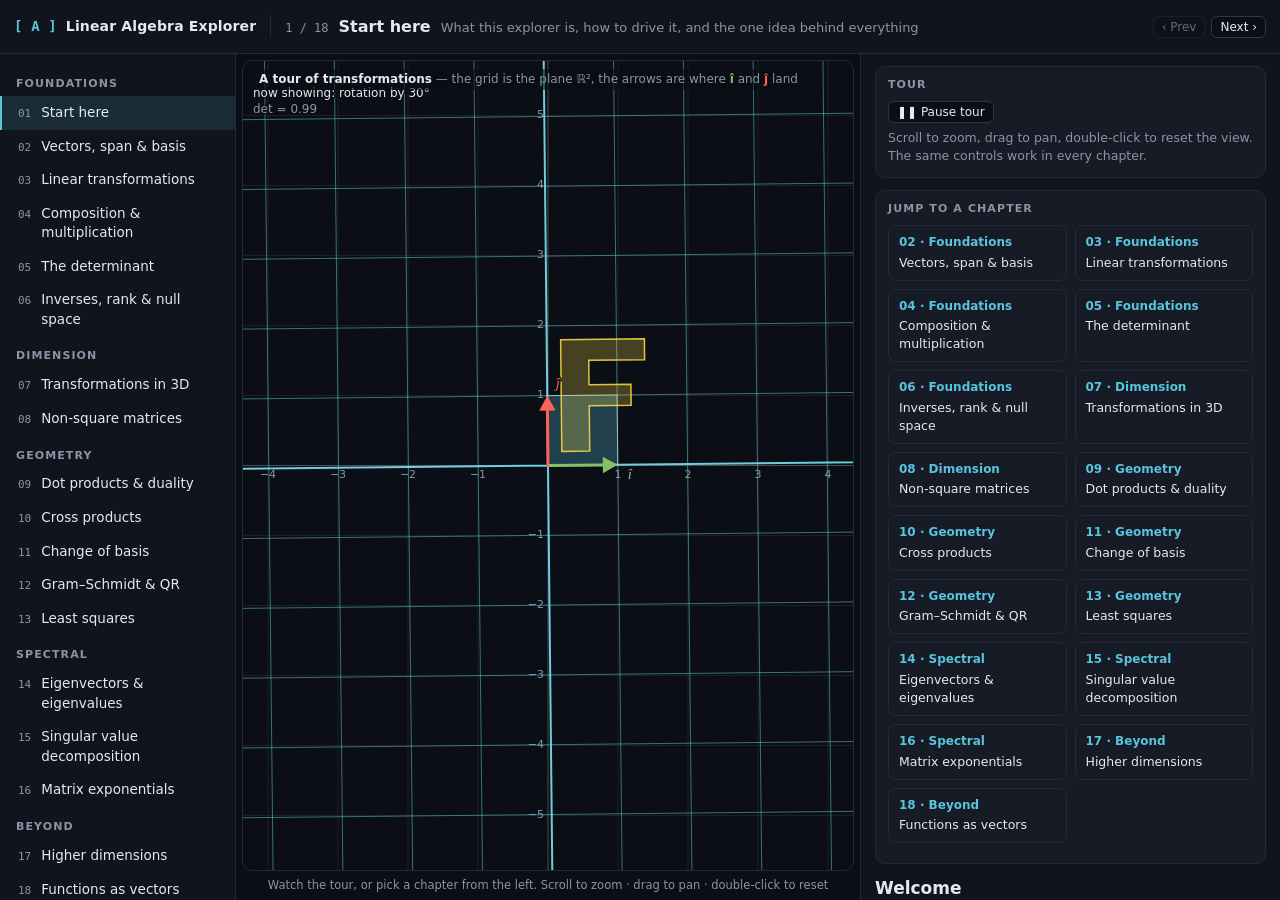
<file: index.html>
<!doctype html>
<html lang="en">
<head>
<meta charset="utf-8">
<meta name="viewport" content="width=device-width, initial-scale=1">
<title>Linear Algebra Explorer</title>
<meta name="description" content="An interactive, 3Blue1Brown-style explorer for vectors, matrices, linear transformations in 2D, 3D and beyond, non-square maps, eigenvectors and the SVD.">
<link rel="stylesheet" href="css/style.css">
<link rel="icon" href="data:image/svg+xml,%3Csvg xmlns='http://www.w3.org/2000/svg' viewBox='0 0 32 32'%3E%3Crect width='32' height='32' rx='6' fill='%230b0e14'/%3E%3Cpath d='M6 26 L6 6 M6 26 L26 26' stroke='%2358c4dd' stroke-width='2' fill='none'/%3E%3Cpath d='M6 26 L22 10' stroke='%23f5d547' stroke-width='2.5'/%3E%3Cpath d='M6 26 L20 22' stroke='%2383c167' stroke-width='2.5'/%3E%3Cpath d='M6 26 L10 12' stroke='%23fc6255' stroke-width='2.5'/%3E%3C/svg%3E">
</head>
<body>
<header class="topbar">
  <button id="menu" class="icon-btn" aria-label="Chapters">☰</button>
  <a class="brand" href="#start"><span class="brand-mark">[ A ]</span> Linear Algebra Explorer</a>
  <div class="ch-head"><span id="ch-num" class="ch-num"></span><h1 id="ch-title"></h1><span id="ch-summary" class="ch-summary"></span></div>
  <div class="nav-btns"><button id="prev" class="btn small" title="Previous chapter  [">‹ Prev</button><button id="next" class="btn small" title="Next chapter  ]">Next ›</button></div>
</header>
<nav id="nav" class="sidebar" aria-label="Chapters"></nav>
<main class="stage-wrap">
  <div id="stage"></div>
  <div id="hint"></div>
</main>
<aside id="panel" class="panel">
  <div id="controls"></div>
  <div id="notes"></div>
</aside>
<script src="js/math.js"></script>
<script src="js/render2d.js"></script>
<script src="js/render3d.js"></script>
<script src="js/ui.js"></script>
<script src="js/chapters/start.js"></script>
<script src="js/chapters/vectors.js"></script>
<script src="js/chapters/transform2d.js"></script>
<script src="js/chapters/composition.js"></script>
<script src="js/chapters/determinant.js"></script>
<script src="js/chapters/systems.js"></script>
<script src="js/chapters/transform3d.js"></script>
<script src="js/chapters/nonsquare.js"></script>
<script src="js/chapters/dot.js"></script>
<script src="js/chapters/cross.js"></script>
<script src="js/chapters/basis.js"></script>
<script src="js/chapters/gramschmidt.js"></script>
<script src="js/chapters/leastsquares.js"></script>
<script src="js/chapters/eigen.js"></script>
<script src="js/chapters/svd.js"></script>
<script src="js/chapters/matexp.js"></script>
<script src="js/chapters/highdim.js"></script>
<script src="js/chapters/functions.js"></script>
<script src="js/app.js"></script>
</body>
</html>
</file>
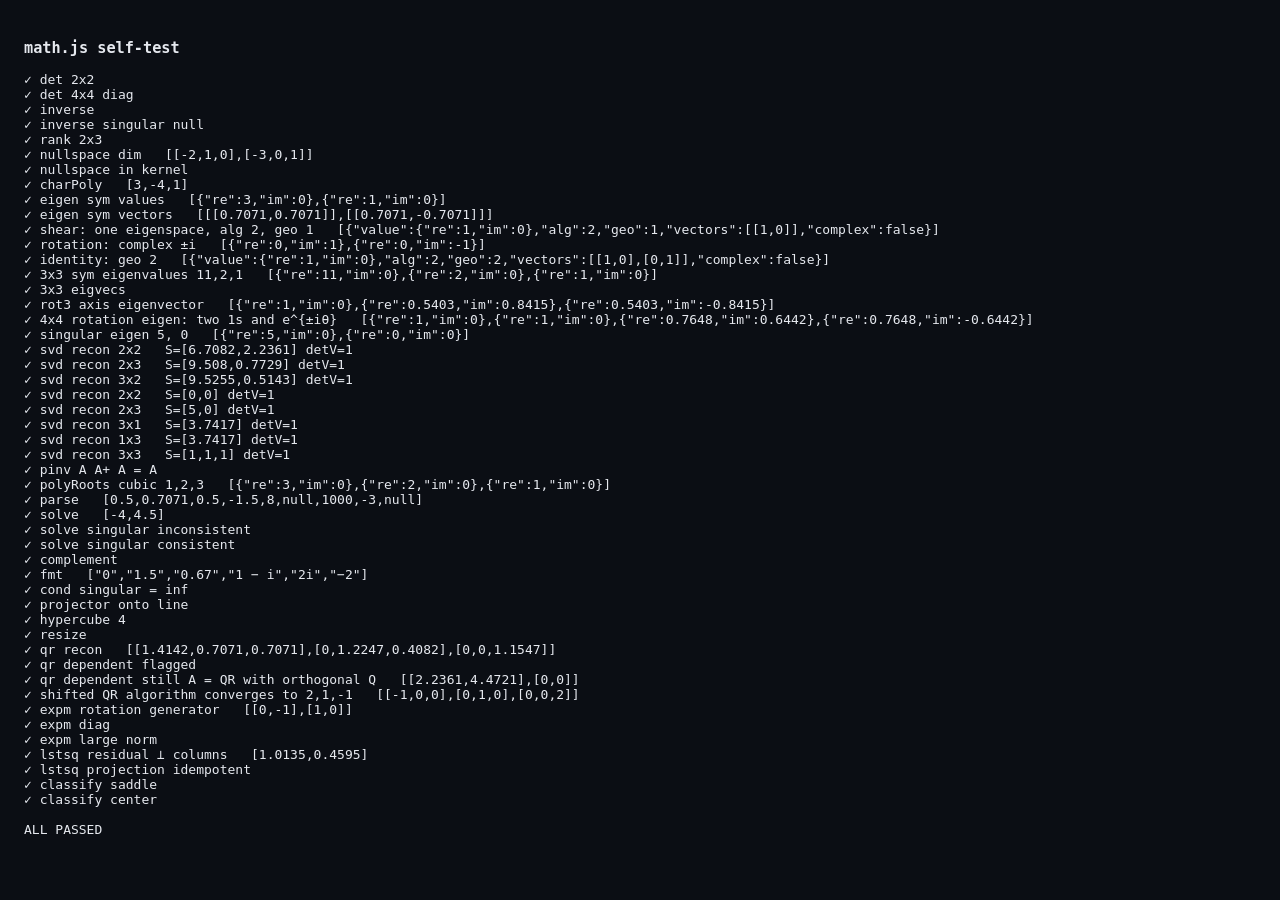
<file: tests/math-test.html>
<!doctype html><html><head><meta charset="utf-8"><title>math.js self-test</title><style>body{font:13px monospace;background:#0b0e14;color:#e6e9ef;padding:16px}.ok{color:#83c167}.bad{color:#fc6255}</style></head><body><h3>math.js self-test</h3><pre id="out"></pre>
<script src="../js/math.js"></script>
<script>
const m = LA.m; const out = document.getElementById('out'); let fails = 0;
const log = (s) => out.textContent += s + '\n';
const near = (a, b, t = 1e-6) => Math.abs(a - b) < t;
const check = (name, cond, extra = '') => { if (!cond) fails++; log((cond ? '✓ ' : '✗ ') + name + (extra ? '   ' + extra : '')); };
const J = (x) => JSON.stringify(x, (k, v) => typeof v === 'number' ? +v.toFixed(4) : v);
check('det 2x2', near(m.det([[1,2],[3,4]]), -2));
check('det 4x4 diag', near(m.det(m.diag([2,3,4,5])), 120));
check('inverse', m.equal(m.mul(m.inverse([[1,2],[3,4]]), [[1,2],[3,4]]), m.identity(2), 1e-9));
check('inverse singular null', m.inverse([[1,2],[2,4]]) === null);
check('rank 2x3', m.rank([[1,2,3],[2,4,6]]) === 1);
const N = m.nullspace([[1,2,3],[2,4,6]]); check('nullspace dim', N.length === 2, J(N));
check('nullspace in kernel', N.every(v => m.vnorm(m.apply([[1,2,3],[2,4,6]], v)) < 1e-9));
check('charPoly', J(m.charPoly([[2,1],[1,2]])) === J([3,-4,1]), J(m.charPoly([[2,1],[1,2]])));
const E1 = m.eigen([[2,1],[1,2]]); check('eigen sym values', near(E1.values[0].re, 3) && near(E1.values[1].re, 1), J(E1.values));
check('eigen sym vectors', E1.spaces.every(s => { const v = s.vectors[0]; return m.vnorm(m.vsub(m.apply([[2,1],[1,2]], v), m.vscale(v, s.value.re))) < 1e-6; }), J(E1.spaces.map(s=>s.vectors)));
const E2 = m.eigen([[1,1],[0,1]]); check('shear: one eigenspace, alg 2, geo 1', E2.spaces.length === 1 && E2.spaces[0].alg === 2 && E2.spaces[0].geo === 1 && !E2.diagonalizable, J(E2.spaces));
const E3 = m.eigen(m.rot2(Math.PI/2)); check('rotation: complex ±i', E3.spaces.every(s => s.complex) && near(Math.abs(E3.values[0].im), 1), J(E3.values));
const E4 = m.eigen(m.identity(2)); check('identity: geo 2', E4.spaces[0].geo === 2, J(E4.spaces));
const A3 = [[2,0,0],[0,3,4],[0,4,9]]; const E5 = m.eigen(A3); check('3x3 sym eigenvalues 11,2,1', near(E5.values[0].re, 11) && near(E5.values[1].re, 2) && near(E5.values[2].re, 1), J(E5.values));
check('3x3 eigvecs', E5.spaces.every(s => m.vnorm(m.vsub(m.apply(A3, s.vectors[0]), m.vscale(s.vectors[0], s.value.re))) < 1e-5));
const R = m.rot3([1,1,1], 1); const E6 = m.eigen(R); const ax = E6.spaces.find(s => !s.complex); check('rot3 axis eigenvector', ax && m.vnorm(m.vsub(m.vnormalize(ax.vectors[0]), m.vnormalize([1,1,1]))) < 1e-5, J(E6.values));
const E7 = m.eigen(m.rotPlane(4,0,3,0.7)); check('4x4 rotation eigen: two 1s and e^{±iθ}', E7.values.filter(v => near(v.re,1) && near(v.im,0)).length === 2, J(E7.values));
const E8 = m.eigen([[1,2],[2,4]]); check('singular eigen 5, 0', near(E8.values[0].re,5) && near(E8.values[1].re,0), J(E8.values));
for (const A of [[[3,0],[4,5]], [[1,2,3],[4,5,6]], [[1,2],[3,4],[5,6]], [[0,0],[0,0]], [[1,2,0],[2,4,0]], [[1],[2],[3]], [[1,2,3]], m.rot3([0,0,1],0.5)]) {
  const {U,S,V} = m.svd(A); const r = m.rows(A), c = m.cols(A); const Sig = m.zeros(r,c); S.forEach((s,i)=>Sig[i][i]=s);
  const rec = m.mul(m.mul(U,Sig), m.transpose(V));
  check('svd recon ' + r + 'x' + c, m.equal(rec, A, 1e-8) && m.isOrthogonal(U) && m.isOrthogonal(V) && m.det(V) > 0 && S.every((s,i)=> i===0 || s <= S[i-1]+1e-12), 'S=' + J(S) + ' detV=' + m.fmt(m.det(V)));
}
const P = m.pinv([[1,2,3],[4,5,6]]); check('pinv A A+ A = A', m.equal(m.mul(m.mul([[1,2,3],[4,5,6]], P), [[1,2,3],[4,5,6]]), [[1,2,3],[4,5,6]], 1e-8));
check('polyRoots cubic 1,2,3', J(m.polyRoots([-6,11,-6,1]).map(z=>z.re)) === J([3,2,1]), J(m.polyRoots([-6,11,-6,1])));
check('parse', J(['1/2','sqrt(2)/2','cos(pi/3)','-1.5','2^3','abc','1e3','−3','2e'].map(m.parseNum)) === J([0.5,0.7071,0.5,-1.5,8,null,1000,-3,null]), J(['1/2','sqrt(2)/2','cos(pi/3)','-1.5','2^3','abc','1e3','−3','2e'].map(m.parseNum)));
check('solve', J(m.solve([[1,2],[3,4]],[5,6])) === J([-4,4.5]), J(m.solve([[1,2],[3,4]],[5,6])));
check('solve singular inconsistent', m.solve([[1,2],[2,4]],[1,3]) === null);
check('solve singular consistent', m.solve([[1,2],[2,4]],[1,2]) !== null);
check('complement', m.complement([[1,1,0]],3).length === 2 && m.complement([[1,1,0]],3).every(v => near(m.vdot(v,[1,1,0]),0)));
check('fmt', J([m.fmt(-0.001), m.fmt(1.5), m.fmt(2/3), m.fmtC({re:1,im:-1}), m.fmtC({re:0,im:2}), m.fmt(-2)]) === J(['0','1.5','0.67','1 − i','2i','−2']), J([m.fmt(-0.001), m.fmt(1.5), m.fmt(2/3), m.fmtC({re:1,im:-1}), m.fmtC({re:0,im:2}), m.fmt(-2)]));
check('cond singular = inf', m.cond([[1,2],[2,4]]) === Infinity);
check('projector onto line', m.equal(m.projector([[1,1]]), [[0.5,0.5],[0.5,0.5]], 1e-9));
check('hypercube 4', m.hypercube(4).verts.length === 16 && m.hypercube(4).edges.length === 32);
check('resize', J(m.resize([[1,2],[3,4]],3,3)) === J([[1,2,0],[3,4,0],[0,0,1]]));

const QRA = [[1,1,0],[1,0,1],[0,1,1]]; const qr = m.qr(QRA);
check('qr recon', m.equal(m.mul(qr.Q, qr.R), QRA, 1e-9) && m.isOrthogonal(qr.Q) && qr.ok && qr.R[1][0] === 0 && qr.R[2][0] === 0 && qr.R[2][1] === 0, J(qr.R));
check('qr dependent flagged', !m.qr([[1,2],[2,4]]).ok);
const qd = m.qr([[1,2],[2,4]]); check('qr dependent still A = QR with orthogonal Q', m.equal(m.mul(qd.Q, qd.R), [[1,2],[2,4]], 1e-9) && m.isOrthogonal(qd.Q), J(qd.R));
let Bq = [[1,1,0],[1,0,1],[0,1,1]]; for (let i=0;i<30;i++){ const mu=m.wilkinsonShift(Bq); const {Q,R}=m.qr(m.sub(Bq, m.scale(m.identity(3),mu))); Bq=m.add(m.mul(R,Q), m.scale(m.identity(3),mu)); } check('shifted QR algorithm converges to 2,1,-1', J(Bq.map((r,i)=>r[i]).sort((a,b)=>b-a)) === J([2,1,-1]) && Math.max(Math.abs(Bq[1][0]),Math.abs(Bq[2][0]),Math.abs(Bq[2][1])) < 1e-6, J(Bq));
const Rg = m.expm([[0,-Math.PI/2],[Math.PI/2,0]]); check('expm rotation generator', m.equal(Rg, [[0,-1],[1,0]], 1e-9), J(Rg));
check('expm diag', m.equal(m.expm(m.diag([1,-2])), m.diag([Math.E, Math.exp(-2)]), 1e-9));
check('expm large norm', m.equal(m.expm([[10,0],[0,0]]), [[Math.exp(10),0],[0,1]], 1e-5));
const Ad=[[1,-1.5],[1,0.5],[1,2]], bd=[0,2,1.5]; const ls=m.lstsq(Ad,bd);
check('lstsq residual ⊥ columns', m.vnorm(m.apply(m.transpose(Ad), ls.r)) < 1e-9 && ls.ok, J(ls.x));
check('lstsq projection idempotent', m.equal(m.mul(ls.P, ls.P), ls.P, 1e-9) && m.isSymmetric(ls.P));
check('classify saddle', m.classify2([[1,0],[0,-1]]).startsWith('saddle'));
check('classify center', m.classify2([[0,-1],[1,0]]).startsWith('center'));
log('\n' + (fails ? fails + ' FAILED' : 'ALL PASSED'));
document.title = fails ? 'FAIL ' + fails : 'PASS';
</script></body></html>
</file>
<file: css/style.css>
/* Linear Algebra Explorer — styles */
:root {
  --bg: #0b0e14; --panel: #10141c; --elev: #161b25; --border: #232a38; --border-2: #2f3848;
  --text: #e6e9ef; --muted: #8b94a7; --accent: #58c4dd; --accent-dim: rgba(88,196,221,0.14);
  --i: #83c167; --j: #fc6255; --k: #58c4dd; --vec: #f5d547; --warn: #ff8a5b; --good: #83c167; --nul: #d678ff; --colsp: #4ecdc4;
  --font: ui-sans-serif, system-ui, -apple-system, "Segoe UI", Helvetica, Arial, sans-serif;
  --mono: ui-monospace, "SF Mono", Menlo, Consolas, monospace;
  --math: "STIX Two Math", "Latin Modern Math", "Cambria Math", Georgia, "Times New Roman", serif;
  color-scheme: dark;
}
* { box-sizing: border-box; }
html, body { height: 100%; margin: 0; }
body { background: var(--bg); color: var(--text); font-family: var(--font); font-size: 14px; line-height: 1.45;
  display: grid; grid-template-columns: 236px minmax(0, 1fr) 420px; grid-template-rows: 54px minmax(0, 1fr); height: 100%; overflow: hidden; }
a { color: var(--accent); }
button, input, select { font-family: inherit; font-size: inherit; }

/* top bar */
.topbar { grid-column: 1 / -1; display: flex; align-items: center; gap: 14px; padding: 0 14px; border-bottom: 1px solid var(--border); background: var(--panel); min-width: 0; }
.brand { color: var(--text); text-decoration: none; font-weight: 600; white-space: nowrap; letter-spacing: 0.01em; }
.brand-mark { color: var(--accent); font-family: var(--mono); margin-right: 4px; }
.ch-head { display: flex; align-items: baseline; gap: 10px; min-width: 0; flex: 1; border-left: 1px solid var(--border); padding-left: 14px; }
.ch-num { color: var(--muted); font-family: var(--mono); font-size: 12px; white-space: nowrap; }
.ch-head h1 { font-size: 16px; margin: 0; font-weight: 600; white-space: nowrap; }
.ch-summary { color: var(--muted); font-size: 13px; white-space: nowrap; overflow: hidden; text-overflow: ellipsis; }
.nav-btns { display: flex; gap: 6px; }
.icon-btn { display: none; background: none; border: 1px solid var(--border); color: var(--text); border-radius: 6px; width: 32px; height: 32px; cursor: pointer; }

/* sidebar */
.sidebar { overflow: auto; border-right: 1px solid var(--border); background: var(--panel); padding: 10px 0 30px; }
.nav-group h4 { margin: 12px 16px 4px; font-size: 11px; text-transform: uppercase; letter-spacing: 0.1em; color: var(--muted); font-weight: 600; }
.nav-item { display: flex; gap: 10px; align-items: baseline; padding: 7px 16px; color: var(--text); text-decoration: none; font-size: 13.5px; border-left: 2px solid transparent; }
.nav-item:hover { background: var(--elev); }
.nav-item.active { background: var(--accent-dim); border-left-color: var(--accent); }
.nav-num { font-family: var(--mono); font-size: 11px; color: var(--muted); }

/* stage */
.stage-wrap { display: flex; flex-direction: column; min-width: 0; min-height: 0; }
#stage { flex: 1; display: flex; gap: 6px; padding: 6px; min-height: 0; }
.view { position: relative; flex: 1; min-width: 0; min-height: 0; border: 1px solid var(--border); border-radius: 10px; overflow: hidden; background: var(--bg); }
.view canvas { position: absolute; inset: 0; width: 100%; height: 100%; display: block; }
.view-title { position: absolute; top: 8px; left: 10px; max-width: calc(100% - 20px); white-space: nowrap; overflow: hidden; text-overflow: ellipsis; font-size: 12px; color: var(--muted); pointer-events: none; background: rgba(11,14,20,0.6); padding: 2px 6px; border-radius: 4px; }
.view-title b { color: var(--text); font-weight: 600; }
#hint { font-size: 11.5px; color: var(--muted); text-align: center; padding: 0 12px 6px; min-height: 18px; }
.stage-col { display: flex; flex-direction: column; gap: 6px; flex: 1; min-width: 0; }

/* panel */
.panel { overflow: auto; border-left: 1px solid var(--border); background: var(--panel); padding: 12px 14px 60px; }
.group { margin-bottom: 12px; padding: 10px 12px 12px; background: var(--elev); border: 1px solid var(--border); border-radius: 10px; }
.group h3 { margin: 0 0 8px; font-size: 11px; text-transform: uppercase; letter-spacing: 0.1em; color: var(--muted); font-weight: 600; }
.row { display: flex; flex-wrap: wrap; gap: 6px 8px; align-items: center; margin: 6px 0; }
.row.top { align-items: flex-start; }
.btn { background: var(--bg); color: var(--text); border: 1px solid var(--border-2); border-radius: 6px; padding: 5px 10px; cursor: pointer; font-size: 13px; }
.btn:hover { border-color: var(--accent); }
.btn.primary { background: var(--accent-dim); border-color: var(--accent); color: #bfeaf5; }
.btn.small { padding: 3px 8px; font-size: 12px; }
.btn:disabled { opacity: 0.4; cursor: default; }
.btn.active { background: var(--accent-dim); border-color: var(--accent); }
.note { color: var(--muted); font-size: 12.5px; margin: 6px 0 0; }
.err { color: var(--warn); }

/* sliders & inputs */
.slider { display: block; margin: 6px 0; }
.sl-head { display: flex; justify-content: space-between; font-size: 12.5px; color: var(--muted); }
.sl-val { font-family: var(--mono); color: var(--text); }
.slider input[type=range] { width: 100%; accent-color: var(--accent); margin: 2px 0 0; }
.select { display: inline-flex; flex-direction: column; gap: 2px; font-size: 12.5px; color: var(--muted); }
.select select { background: var(--bg); color: var(--text); border: 1px solid var(--border-2); border-radius: 6px; padding: 4px 6px; max-width: 100%; }
.toggle { display: inline-flex; gap: 6px; align-items: center; font-size: 13px; cursor: pointer; margin-right: 8px; }
.toggle input { accent-color: var(--accent); }
.stepper { display: inline-flex; align-items: center; gap: 8px; font-size: 12.5px; color: var(--muted); }
.st-ctl { display: inline-flex; align-items: center; gap: 4px; }
.st-val { font-family: var(--mono); color: var(--text); min-width: 16px; text-align: center; }
.sl-label { font-size: 12.5px; color: var(--muted); }

/* matrices */
.mat-editor { display: inline-block; vertical-align: middle; margin: 4px 8px 4px 0; }
.me-label { font-size: 12.5px; color: var(--muted); margin-bottom: 2px; }
.me-body { display: inline-flex; align-items: stretch; }
.br { display: inline-block; width: 7px; border: 2px solid var(--muted); border-radius: 3px; flex: none; }
.br.l { border-right: none; } .br.r { border-left: none; }
.mg { display: inline-grid; gap: 2px 4px; padding: 3px 4px; align-items: center; justify-items: center; }
.mcell { width: 60px; background: transparent; border: 1px solid transparent; border-radius: 4px; color: var(--text); font-family: var(--mono); font-size: 13.5px; padding: 3px 2px; text-align: center; }
.mat-editor.small .mcell { width: 44px; font-size: 12px; padding: 1px 1px; }
.mcell:hover { border-color: var(--border-2); }
.mcell:focus { outline: none; border-color: var(--accent); background: rgba(88,196,221,0.08); }
.mcell.bad { border-color: var(--warn); }
.mat { display: inline-flex; align-items: stretch; vertical-align: middle; margin: 2px 3px; }
.mat .mg { gap: 1px 10px; padding: 2px 6px; }
.mat .mc { font-family: var(--mono); font-size: 13px; text-align: center; white-space: nowrap; }
.mat.small .mc { font-size: 11.5px; } .mat.small .mg { gap: 0 6px; }
.mat .mc.hl { background: var(--accent-dim); border-radius: 3px; padding: 0 3px; }
.mwrap { display: inline-flex; align-items: center; gap: 6px; margin: 4px 6px 4px 0; }
.mlabel { color: var(--muted); font-size: 13px; }
.mat-display { display: flex; flex-wrap: wrap; align-items: center; gap: 4px 8px; margin: 6px 0; font-size: 14px; }
.formula { text-align: center; padding: 8px 10px; margin: 8px 0; background: var(--bg); border-radius: 8px; font-family: var(--math); font-size: 15px; line-height: 1.7; overflow-x: auto; }
.m { font-family: var(--math); font-style: italic; font-size: 1.05em; }
.m .mat, .formula .mat { font-style: normal; }
b.i { color: var(--i); } b.j { color: var(--j); } b.k { color: var(--k); } b.v { color: var(--vec); } b.n { color: var(--nul); } b.c { color: var(--colsp); } b.a { color: var(--accent); } b.w { color: var(--warn); } b.g { color: var(--good); } b.e1 { color: #ff9f43; } b.e2 { color: #c39bd3; } b.e3 { color: #4ecdc4; } b.p { color: #f08fc0; }
.op { font-family: var(--math); }

/* readouts */
.readout { border-collapse: collapse; width: 100%; font-size: 13px; }
.readout td { padding: 3px 4px; vertical-align: top; border-bottom: 1px solid var(--border); }
.readout tr:last-child td { border-bottom: none; }
.readout .rk { color: var(--muted); white-space: nowrap; width: 38%; }
.readout .rv { font-family: var(--mono); font-size: 12.5px; }
.readout .rv .mat { vertical-align: middle; }
.readout tr.hl td { background: var(--accent-dim); }

/* prose */
.prose { font-size: 13.5px; color: #cfd5e0; }
.prose h2 { font-size: 17px; margin: 10px 0 6px; color: var(--text); }
.prose h4 { font-size: 11px; text-transform: uppercase; letter-spacing: 0.1em; color: var(--accent); margin: 16px 0 6px; }
.prose p { margin: 0 0 9px; }
.prose ul, .prose ol { margin: 0 0 9px; padding-left: 20px; }
.prose li { margin-bottom: 4px; }
.prose code { font-family: var(--mono); font-size: 12px; background: var(--bg); padding: 1px 5px; border-radius: 4px; }
.prose .try { background: var(--elev); border-left: 3px solid var(--vec); padding: 8px 10px; border-radius: 0 8px 8px 0; margin: 10px 0; }
.prose .try h4 { margin: 0 0 6px; color: var(--vec); }
.prose .def { background: var(--elev); border-left: 3px solid var(--accent); padding: 8px 10px; border-radius: 0 8px 8px 0; margin: 10px 0; }
.prose .def h4 { margin: 0 0 4px; }
.prose .mat { vertical-align: middle; }
.cards { display: grid; grid-template-columns: repeat(auto-fill, minmax(150px, 1fr)); gap: 8px; margin: 8px 0; }
.card { display: block; text-decoration: none; color: var(--text); background: var(--elev); border: 1px solid var(--border); border-radius: 8px; padding: 8px 10px; font-size: 12.5px; }
.card:hover { border-color: var(--accent); }
.card b { display: block; color: var(--accent); font-size: 12px; margin-bottom: 2px; }
.kbd { font-family: var(--mono); font-size: 11px; background: var(--bg); border: 1px solid var(--border-2); border-radius: 4px; padding: 0 5px; }
.legend { display: flex; flex-wrap: wrap; gap: 4px 12px; font-size: 12px; color: var(--muted); margin: 4px 0; }
.legend i { display: inline-block; width: 10px; height: 10px; border-radius: 2px; margin-right: 4px; vertical-align: -1px; }
.chips { display: flex; flex-wrap: wrap; gap: 5px; }
.chip { background: var(--bg); border: 1px solid var(--border-2); border-radius: 999px; padding: 3px 10px; font-size: 12px; cursor: pointer; color: var(--text); }
.chip:hover, .chip.active { border-color: var(--accent); color: #bfeaf5; }

/* responsive */
@media (max-width: 1180px) { body { grid-template-columns: 200px minmax(0, 1fr) 360px; } .ch-summary { display: none; } }
@media (max-width: 900px) {
  body { grid-template-columns: 1fr; grid-template-rows: 54px minmax(420px, 60vh) auto; height: auto; overflow: auto; }
  .icon-btn { display: inline-block; }
  .sidebar { position: fixed; top: 54px; left: 0; bottom: 0; width: 260px; z-index: 20; transform: translateX(-100%); transition: transform 0.2s; }
  body.nav-open .sidebar { transform: none; }
  .panel { border-left: none; border-top: 1px solid var(--border); }
  .ch-head { display: none; }
  #stage { flex-direction: column; }
}
@media (max-width: 560px) { .mcell { width: 48px; } body { grid-template-rows: 54px minmax(360px, 55vh) auto; } }
</file>
